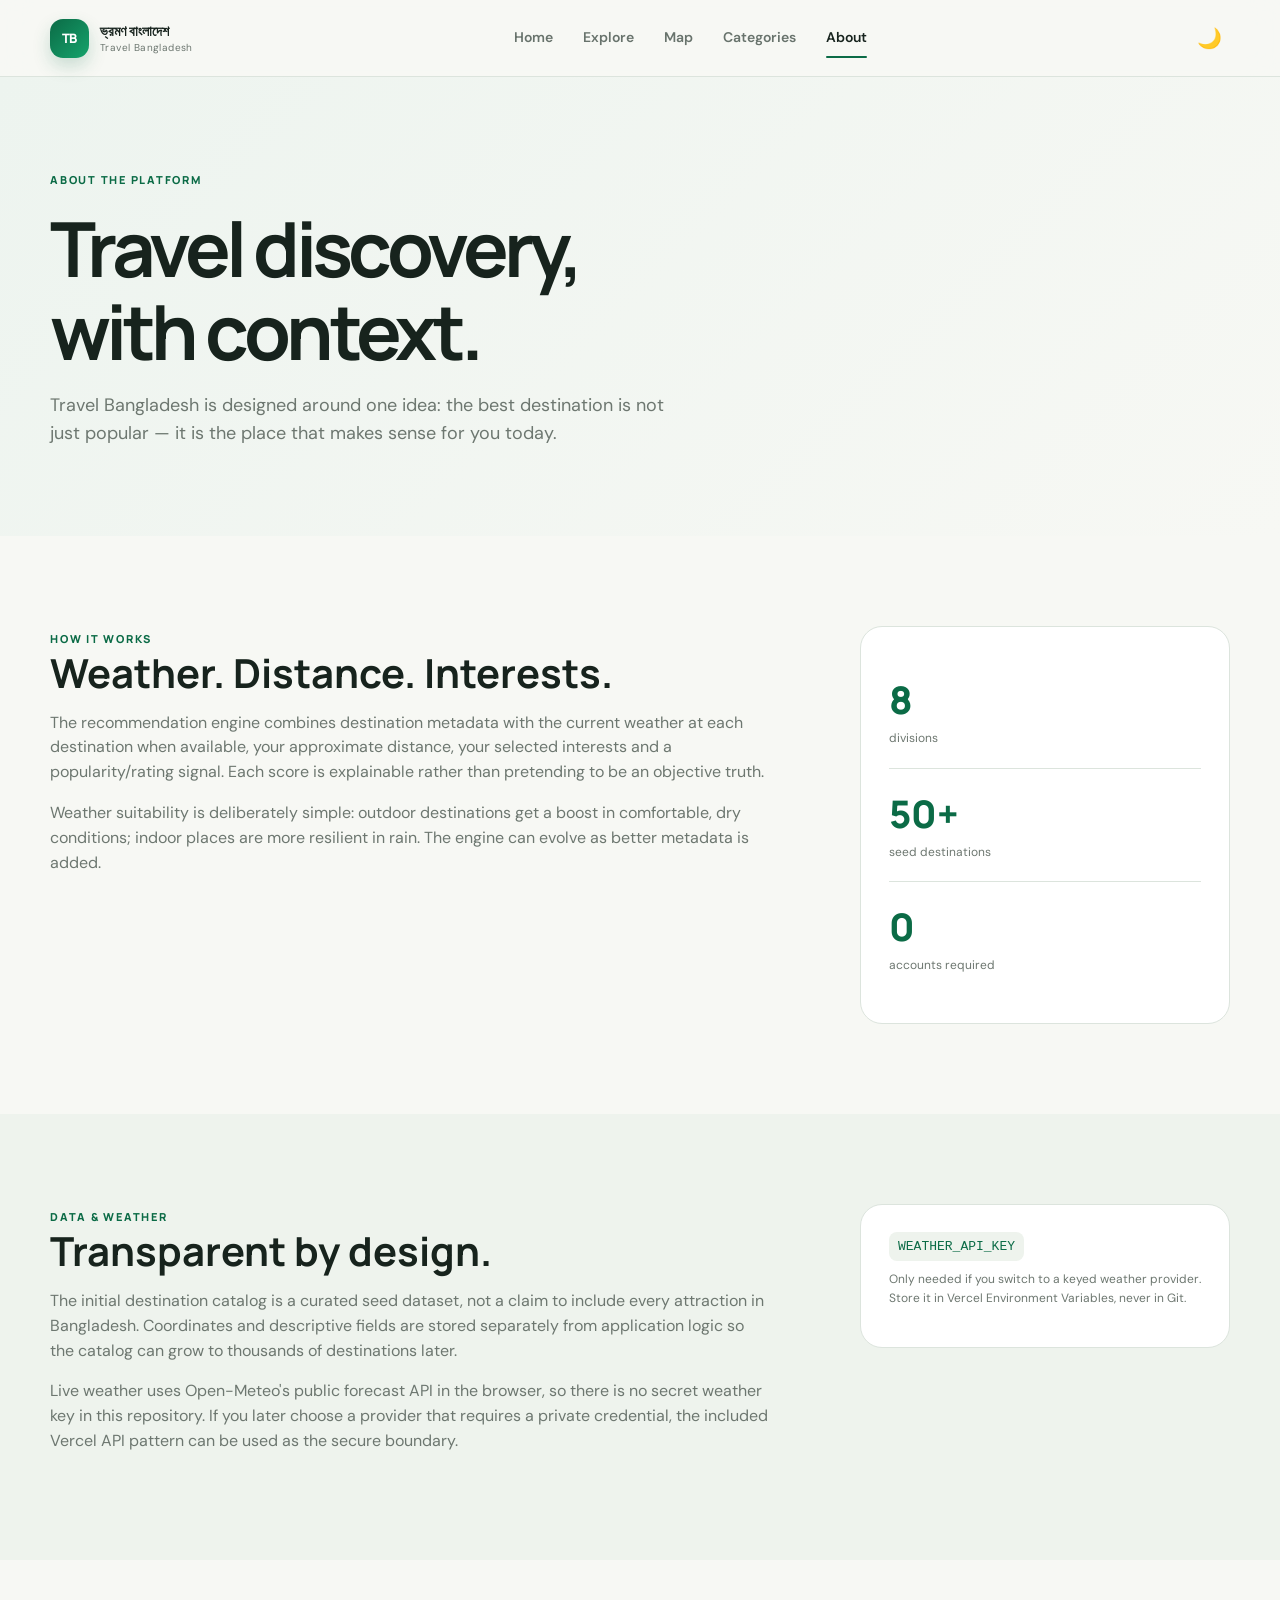
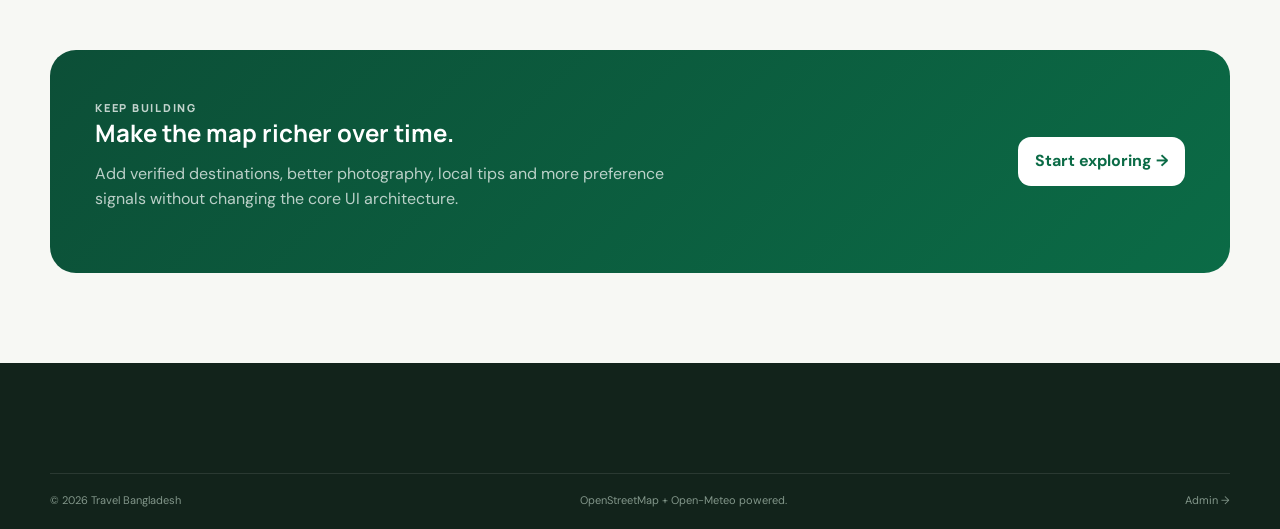
<file: about.html>
<!doctype html><html lang="en"><head><meta charset="utf-8"><meta name="viewport" content="width=device-width,initial-scale=1"><title>About — Travel Bangladesh</title><meta name="description" content="Learn how Travel Bangladesh combines destination metadata, weather and location to make travel discovery clearer."><link rel="stylesheet" href="css/style.css"><link rel="stylesheet" href="css/components.css"><link rel="stylesheet" href="css/responsive.css"><link rel="stylesheet" href="css/effects.css">
<script>(function(){const s=localStorage.getItem('theme');if(s)document.documentElement.dataset.theme=s;else if(window.matchMedia('(prefers-color-scheme:dark)').matches)document.documentElement.dataset.theme='dark'})()</script>
</head><body data-page="about"><header class="site-header"><div class="container nav-wrap"><a class="brand" href="index.html"><span class="brand-mark">TB</span><span><strong>ভ্রমণ বাংলাদেশ</strong><small>Travel Bangladesh</small></span></a><nav class="desktop-nav"><a href="index.html">Home</a><a href="explore.html">Explore</a><a href="map.html">Map</a><a href="index.html#categories">Categories</a><a class="active" href="about.html">About</a></nav><div class="header-actions"><button class="icon-btn theme-toggle" id="themeToggle" aria-label="Toggle theme"><span class="theme-icon-dark">🌙</span><span class="theme-icon-light">☀️</span></button><button class="icon-btn mobile-menu-btn" id="mobileMenuBtn">☰</button></div></div><div id="mobileMenu" class="mobile-menu" hidden><a href="index.html">Home</a><a href="explore.html">Explore</a><a href="map.html">Map</a><a href="index.html#categories">Categories</a><a href="about.html">About</a></div></header><main><section class="page-hero"><div class="container"><span class="eyebrow green">ABOUT THE PLATFORM</span><h1>Travel discovery,<br>with context.</h1><p>Travel Bangladesh is designed around one idea: the best destination is not just popular — it is the place that makes sense for you today.</p></div></section><section class="section"><div class="container prose-grid"><article><span class="eyebrow green">HOW IT WORKS</span><h2>Weather. Distance. Interests.</h2><p>The recommendation engine combines destination metadata with the current weather at each destination when available, your approximate distance, your selected interests and a popularity/rating signal. Each score is explainable rather than pretending to be an objective truth.</p><p>Weather suitability is deliberately simple: outdoor destinations get a boost in comfortable, dry conditions; indoor places are more resilient in rain. The engine can evolve as better metadata is added.</p></article><aside class="about-card"><div class="about-stat"><strong>8</strong><span>divisions</span></div><div class="about-stat"><strong>50+</strong><span>seed destinations</span></div><div class="about-stat"><strong>0</strong><span>accounts required</span></div></aside></div></section><section class="section soft" id="data"><div class="container prose-grid"><article><span class="eyebrow green">DATA & WEATHER</span><h2>Transparent by design.</h2><p>The initial destination catalog is a curated seed dataset, not a claim to include every attraction in Bangladesh. Coordinates and descriptive fields are stored separately from application logic so the catalog can grow to thousands of destinations later.</p><p>Live weather uses Open-Meteo's public forecast API in the browser, so there is no secret weather key in this repository. If you later choose a provider that requires a private credential, the included Vercel API pattern can be used as the secure boundary.</p></article><aside class="code-note"><code>WEATHER_API_KEY</code><p>Only needed if you switch to a keyed weather provider. Store it in Vercel Environment Variables, never in Git.</p></aside></div></section><section class="section" id="contact"><div class="container cta-card"><div><span class="eyebrow">KEEP BUILDING</span><h2>Make the map richer over time.</h2><p>Add verified destinations, better photography, local tips and more preference signals without changing the core UI architecture.</p></div><a class="btn btn-light" href="explore.html">Start exploring →</a></div></section></main><footer class="site-footer"><div class="container footer-bottom"><span>© 2026 Travel Bangladesh</span><span>OpenStreetMap + Open-Meteo powered.</span><a href="admin.html">Admin →</a></div></footer><script src="js/effects.js"></script><script type="module" src="js/app.js"></script></body></html>
</file>
<file: css/style.css>
@import url('https://fonts.googleapis.com/css2?family=DM+Sans:wght@400;500;600;700&family=Manrope:wght@500;600;700;800&display=swap');
:root{--primary:#0b6b46;--primary-2:#0f8a5b;--secondary:#2e91c8;--accent:#e8a83e;--bg:#f7f8f4;--surface:#fff;--surface-2:#eef3ed;--text:#17231d;--muted:#6d7770;--border:#dce4dd;--shadow:0 18px 45px rgba(21,49,37,.10);--radius:24px;--container:1180px;--header-bg:rgba(247,248,244,.9);--hero-bg:linear-gradient(135deg,#edf4ef,#f7f8f4);--accent-bg:#eaf3ee}
[data-theme="dark"]{--bg:#121412;--surface:#1c1f1d;--surface-2:#262a27;--text:#e8efe9;--muted:#98a69d;--border:#2f3631;--shadow:0 18px 45px rgba(0,0,0,.35);--header-bg:rgba(18,20,18,.9);--hero-bg:linear-gradient(135deg,#1c231f,#121412);--accent-bg:#232b26;--primary:#46c895;--primary-2:#57d4a3;--accent:#f0b34a}
*{box-sizing:border-box}html{scroll-behavior:smooth}body{margin:0;background:var(--bg);color:var(--text);font-family:'DM Sans',system-ui,sans-serif;line-height:1.55}body.modal-open{overflow:hidden}a{color:inherit;text-decoration:none}button,input,select{font:inherit}button{cursor:pointer}img{max-width:100%;display:block}.container{width:min(calc(100% - 40px),var(--container));margin:auto}.site-header{position:sticky;top:0;z-index:50;background:var(--header-bg);backdrop-filter:blur(16px);border-bottom:1px solid var(--border)}.nav-wrap{height:76px;display:flex;align-items:center;justify-content:space-between;gap:30px}.header-actions{display:flex;align-items:center;gap:12px}.theme-toggle{font-size:20px;padding:8px;border-radius:12px;background:var(--surface-2);color:var(--text);transition:.2s}.theme-toggle:hover{background:var(--border)}.theme-icon-light,[data-theme="dark"] .theme-icon-dark{display:none}[data-theme="dark"] .theme-icon-light{display:inline}.brand{display:flex;align-items:center;gap:11px}.brand-mark{width:39px;height:39px;border-radius:13px;background:linear-gradient(135deg,var(--primary),#16a36c);color:#fff;display:grid;place-items:center;font:800 13px Manrope;letter-spacing:-.04em;box-shadow:0 8px 18px rgba(11,107,70,.2)}.brand strong{display:block;font:800 14px Manrope}.brand small{display:block;color:var(--muted);font-size:10px;letter-spacing:.04em}.desktop-nav{display:flex;gap:30px;font-size:14px;font-weight:600}.desktop-nav a{color:#68736c;position:relative;padding:27px 0}.desktop-nav a:hover,.desktop-nav a.active{color:var(--text)}.desktop-nav a.active:after{content:'';position:absolute;left:0;right:0;bottom:18px;height:2px;border-radius:2px;background:var(--primary)}.mobile-menu-btn{display:none}.mobile-menu{display:none}.hero{min-height:690px;position:relative;display:flex;align-items:center;color:#fff;background-image:url('https://images.unsplash.com/photo-1500530855697-b586d89ba3ee?auto=format&fit=crop&w=2200&q=85');background-size:cover;background-position:center}.hero-overlay{position:absolute;inset:0;background:linear-gradient(90deg,rgba(7,30,20,.86),rgba(7,30,20,.35) 55%,rgba(7,30,20,.08))}.hero-content{position:relative;padding:90px 0 120px}.eyebrow{font:800 11px Manrope;letter-spacing:.16em;color:rgba(255,255,255,.75)}.eyebrow.green{color:var(--primary)}h1,h2,h3,h4{font-family:Manrope,system-ui,sans-serif;line-height:1.1;margin:0 0 14px}h1{font-size:clamp(48px,7vw,86px);letter-spacing:-.06em;max-width:800px}.hero h1 span{color:#d9f1e6}.hero p{font-size:19px;color:rgba(255,255,255,.84);max-width:610px;margin:0 0 30px}.hero-search{position:relative;width:min(720px,100%);display:flex;background:var(--surface);border-radius:17px;padding:6px;box-shadow:0 20px 50px rgba(0,0,0,.2)}.hero-search input{min-width:0;flex:1;border:0;outline:0;padding:15px 16px;background:transparent;color:var(--text)}.hero-actions{display:flex;gap:10px;margin-top:14px}.btn{border:0;border-radius:13px;padding:12px 17px;font-weight:700;display:inline-flex;align-items:center;justify-content:center;gap:9px;transition:.2s ease}.btn:hover{transform:translateY(-1px)}.btn-primary{background:var(--primary);color:#fff;box-shadow:0 8px 18px rgba(11,107,70,.18)}.btn-glass{background:rgba(255,255,255,.12);color:#fff;border:1px solid rgba(255,255,255,.24);backdrop-filter:blur(10px)}.btn-outline{background:transparent;border:1px solid var(--border);color:var(--text)}.btn-light{background:var(--surface);color:var(--primary)}.btn-card{width:100%;margin-top:15px;background:var(--surface-2);color:var(--primary);padding:10px}.text-link{color:var(--primary);font-weight:700;font-size:14px}.hero-scroll{position:absolute;bottom:26px;left:50%;transform:translateX(-50%);font-size:11px;letter-spacing:.12em;text-transform:uppercase;color:rgba(255,255,255,.65)}.hero-scroll span{margin-left:8px}.suggestions{position:absolute;top:calc(100% + 8px);left:0;right:0;background:var(--surface);color:var(--text);border-radius:16px;overflow:hidden;box-shadow:var(--shadow);z-index:20}.suggestions button{display:block;width:100%;text-align:left;border:0;background:var(--surface);padding:12px 16px}.suggestions button:hover{background:var(--surface-2)}.suggestions strong,.suggestions small{display:block}.suggestions small{color:var(--muted);margin-top:2px}.suggestion-empty{padding:15px;color:var(--muted)}.trust-strip{background:var(--surface);border-bottom:1px solid var(--border)}.trust-grid{display:grid;grid-template-columns:repeat(4,1fr);padding:25px 0}.trust-grid div{padding:0 22px;border-right:1px solid var(--border)}.trust-grid div:first-child{padding-left:0}.trust-grid div:last-child{border:0}.trust-grid strong,.trust-grid span{display:block}.trust-grid strong{font:800 25px Manrope}.trust-grid span{font-size:12px;color:var(--muted);margin-top:2px}.section{padding:90px 0}.section.soft{background:var(--surface-2)}.section-heading{display:flex;justify-content:space-between;align-items:end;gap:30px;margin-bottom:34px}.section-heading h2{font-size:clamp(30px,4vw,46px);letter-spacing:-.045em}.section-heading p{color:var(--muted);max-width:600px;margin:0}.centered{text-align:center;display:block}.centered p{margin:0 auto}.destination-grid{display:grid;grid-template-columns:repeat(4,1fr);gap:20px}.destination-card{background:var(--surface);border:1px solid var(--border);border-radius:20px;overflow:hidden;box-shadow:0 8px 25px rgba(24,48,38,.04);transition:.25s ease}.destination-card:hover{transform:translateY(-5px);box-shadow:var(--shadow)}.card-media{height:220px;position:relative;overflow:hidden}.card-image{width:100%;height:100%;object-fit:cover;transition:transform .5s ease}.destination-card:hover .card-image{transform:scale(1.04)}.category-badge{display:inline-flex;padding:6px 9px;border-radius:999px;background:rgba(255,255,255,.88);color:var(--primary);font-size:10px;font-weight:800;letter-spacing:.04em;position:absolute;left:13px;top:13px;backdrop-filter:blur(8px)}.favorite-btn{position:absolute;right:13px;top:13px;width:35px;height:35px;border-radius:50%;border:1px solid rgba(255,255,255,.5);background:rgba(255,255,255,.86);color:var(--primary);font-size:18px;backdrop-filter:blur(8px)}.favorite-btn.saved{background:var(--primary);color:#fff}.card-body{padding:17px}.card-kicker{display:flex;gap:8px;color:var(--muted);font-size:11px;margin-bottom:7px}.card-body h3{font-size:20px;letter-spacing:-.025em}.card-body p{font-size:13px;color:var(--muted);min-height:60px;margin:0}.card-meta{display:flex;justify-content:space-between;font-size:11px;color:var(--muted);margin-top:10px}.card-meta span:first-child{color:var(--accent);font-weight:700}.reason-row{display:flex;gap:5px;flex-wrap:wrap;margin-top:10px}.reason-row span{font-size:9px;background:var(--surface-2);border-radius:999px;padding:4px 6px;color:var(--primary);font-weight:700}.category-grid{display:grid;grid-template-columns:repeat(6,1fr);gap:12px}.category-card{background:var(--surface);border:1px solid var(--border);padding:20px;border-radius:18px;transition:.2s}.category-card:hover{border-color:#b8d3c5;transform:translateY(-3px)}.category-card span{font-size:25px;color:var(--primary)}.category-card strong,.category-card small{display:block}.category-card strong{font:700 14px Manrope;margin-top:11px}.category-card small{font-size:11px;color:var(--muted);margin-top:3px}.split-grid{display:grid;grid-template-columns:1.7fr .8fr;gap:22px}.map-card,.weather-panel{background:var(--surface);border:1px solid var(--border);border-radius:24px;overflow:hidden}.map-card-head{display:flex;align-items:center;justify-content:space-between;padding:25px 26px}.map-card-head h2{font-size:28px}.map{min-height:430px}.weather-panel{padding:30px;position:relative;overflow:hidden;background:linear-gradient(160deg,#0c4f37,#0b6b46);color:#fff}.weather-panel:before{content:'';position:absolute;width:180px;height:180px;border-radius:50%;background:rgba(232,168,62,.25);filter:blur(5px);right:-70px;top:-70px}.weather-panel .eyebrow{position:relative}.weather-empty{position:relative;margin-top:70px}.weather-symbol{font-size:58px;line-height:1;margin-bottom:20px}.weather-empty h3{font-size:28px}.weather-empty p,.weather-panel p{color:rgba(255,255,255,.7);font-size:13px}.weather-now{display:flex;align-items:center;gap:18px;margin-top:45px}.weather-now strong{display:block;font:800 64px Manrope;letter-spacing:-.06em}.weather-now span{display:block;color:rgba(255,255,255,.78)}.weather-stats{display:grid;grid-template-columns:repeat(3,1fr);gap:8px;margin:30px 0}.weather-stats span{background:rgba(255,255,255,.09);border-radius:12px;padding:10px;font-size:10px}.horizontal-grid{display:grid;grid-template-columns:repeat(3,1fr);gap:16px}.destination-card.compact{display:grid;grid-template-columns:150px 1fr}.destination-card.compact .card-media{height:100%;min-height:150px}.destination-card.compact .card-body p,.destination-card.compact .card-meta,.destination-card.compact .btn-card,.destination-card.compact .reason-row{display:none}.destination-card.compact .card-body{padding:15px}.destination-card.compact h3{font-size:16px}.empty-state{grid-column:1/-1;text-align:center;background:var(--surface);border:1px dashed var(--border);border-radius:22px;padding:45px}.empty-state>div{font-size:34px;color:var(--primary)}.empty-state h3{margin-top:12px}.empty-state p{color:var(--muted)}.empty-state.slim{text-align:left;padding:30px}.site-footer{background:#12231b;color:#d9e4dc;padding:65px 0 20px}.footer-grid{display:grid;grid-template-columns:2fr repeat(3,1fr);gap:45px}.footer-brand{color:#fff}.footer-grid p{max-width:360px;color:#9db0a5;font-size:13px}.footer-grid h4{font-size:13px;color:#fff}.footer-grid>div>a:not(.brand){display:block;color:#9db0a5;font-size:13px;margin:9px 0}.footer-bottom{display:flex;justify-content:space-between;border-top:1px solid rgba(255,255,255,.1);margin-top:45px;padding-top:18px;color:#82968a;font-size:11px}.toast{position:fixed;bottom:22px;left:50%;transform:translate(-50%,20px);background:#13271e;color:#fff;padding:11px 16px;border-radius:12px;opacity:0;pointer-events:none;transition:.25s;z-index:100}.toast.show{opacity:1;transform:translate(-50%,0)}.sr-only{position:absolute;width:1px;height:1px;padding:0;margin:-1px;overflow:hidden;clip:rect(0,0,0,0);white-space:nowrap;border:0}.page-hero{padding:90px 0 70px;background:var(--hero-bg)}.page-hero h1{font-size:clamp(45px,7vw,76px);margin-top:15px}.page-hero p{color:var(--muted);max-width:620px;font-size:18px}.page-hero.compact{padding-bottom:50px}.explore-shell{padding-top:40px}.explore-toolbar{display:grid;grid-template-columns:1fr auto 200px;gap:10px;margin-bottom:24px}.search-field{display:flex;align-items:center;gap:10px;background:var(--surface);border:1px solid var(--border);border-radius:13px;padding:0 14px}.search-field input{border:0;outline:0;background:transparent;flex:1;padding:13px 0}.filter-layout{display:grid;grid-template-columns:230px 1fr;gap:25px}.filter-panel{background:var(--surface);border:1px solid var(--border);border-radius:18px;padding:18px;height:max-content;position:sticky;top:100px}.filter-head{display:flex;justify-content:space-between;align-items:center;margin-bottom:15px}.filter-head h3{font-size:18px}.filter-panel label{display:block;font-size:11px;font-weight:700;margin:14px 0}.filter-panel select{width:100%;margin-top:7px;border:1px solid var(--border);background:var(--surface);border-radius:10px;padding:10px;font-size:12px}.check-row{display:flex!important;align-items:center;gap:8px}.check-row input{accent-color:var(--primary)}.full{width:100%}.location-note{font-size:10px;color:var(--muted);margin-top:9px}.results-meta{display:flex;justify-content:space-between;margin:0 0 18px;font-size:12px;color:var(--muted)}.results-meta strong{color:var(--text)}.pagination{display:flex;justify-content:center;gap:6px;margin-top:28px}.page-btn{border:1px solid var(--border);background:var(--surface);border-radius:9px;padding:8px 11px}.page-btn.active{background:var(--primary);color:#fff}.filter-toggle{display:none}.map-page{padding-bottom:60px}.map-toolbar{display:grid;grid-template-columns:1fr auto auto;gap:10px;margin-bottom:14px}.map-full-wrap{position:relative}.map-full{min-height:680px;border-radius:22px;overflow:hidden;border:1px solid var(--border)}.map-legend{position:absolute;z-index:400;right:25px;bottom:25px;background:var(--surface);border:1px solid var(--border);border-radius:13px;padding:12px 14px;box-shadow:var(--shadow);font-size:11px;display:flex;gap:12px;align-items:center}.map-legend strong{font-size:11px}.dot{width:9px;height:9px;border-radius:50%;display:inline-block;margin-right:3px}.green-dot{background:#16a36c}.blue-dot{background:#3aa0e8}.map-popup strong,.map-popup span{display:block}.map-popup span{font-size:11px;color:var(--muted);margin:3px 0 8px}.popup-btn{border:0;background:var(--primary);color:#fff;border-radius:8px;padding:7px 9px;font-size:11px}.prose-grid{display:grid;grid-template-columns:1.6fr .8fr;gap:70px;align-items:start}.prose-grid h2{font-size:40px}.prose-grid p{color:var(--muted);max-width:720px}.about-card,.code-note{background:var(--surface);border:1px solid var(--border);border-radius:22px;padding:28px}.about-stat{padding:18px 0;border-bottom:1px solid var(--border)}.about-stat:last-child{border:0}.about-stat strong{font:800 38px Manrope;display:block;color:var(--primary)}.about-stat span{font-size:12px;color:var(--muted)}.code-note code{background:var(--surface-2);color:var(--primary);padding:7px 9px;border-radius:8px}.code-note p{font-size:12px}.cta-card{background:linear-gradient(135deg,#0c4f37,#0b6b46);color:#fff;border-radius:26px;padding:45px;display:flex;justify-content:space-between;align-items:center;gap:30px}.cta-card p{color:rgba(255,255,255,.72);max-width:600px}.modal-backdrop{position:fixed;inset:0;background:rgba(9,23,16,.65);backdrop-filter:blur(8px);z-index:100;display:grid;place-items:center;padding:25px}.detail-modal{width:min(1000px,100%);max-height:90vh;overflow:auto;background:var(--bg);border-radius:25px;position:relative;box-shadow:0 30px 80px rgba(0,0,0,.25)}.modal-close{position:absolute;right:16px;top:16px;z-index:3;width:38px;height:38px;border:0;border-radius:50%;background:rgba(255,255,255,.9);font-size:25px}.detail-hero{height:330px;position:relative;color:#fff;overflow:hidden}.detail-hero:after{content:'';position:absolute;inset:0;background:linear-gradient(0deg,rgba(7,25,18,.85),transparent 65%)}.detail-hero .card-image{position:absolute}.detail-hero-copy{position:absolute;z-index:2;left:30px;bottom:28px}.detail-hero-copy h2{font-size:42px;max-width:700px}.detail-hero-copy p{margin:0;color:rgba(255,255,255,.78)}.detail-content{padding:28px;display:grid;grid-template-columns:1.25fr .75fr;gap:25px}.detail-content aside{position:sticky;top:0;height:max-content}.detail-map{min-height:330px;border-radius:18px;overflow:hidden;margin-bottom:10px}.detail-weather{background:var(--accent-bg);border-radius:17px;padding:15px;display:flex;align-items:center;gap:13px;margin-bottom:20px}.detail-weather strong{font:800 25px Manrope;display:block}.detail-weather span,.detail-weather small{display:block;font-size:11px;color:var(--muted)}.detail-weather-icon{font-size:34px}.score-pill{margin-left:auto;background:var(--primary);color:#fff!important;padding:7px 9px;border-radius:999px;font-weight:800}.lead{font-size:16px;color:var(--muted)}.detail-tags{display:flex;flex-wrap:wrap;gap:6px;margin:20px 0}.detail-tags span{font-size:11px;color:var(--primary);background:var(--accent-bg);border-radius:999px;padding:6px 8px}.detail-facts{display:grid;grid-template-columns:repeat(3,1fr);gap:8px;margin:25px 0}.detail-facts div{background:var(--surface);border:1px solid var(--border);padding:12px;border-radius:12px}.detail-facts span,.detail-facts strong{display:block}.detail-facts span{font-size:9px;color:var(--muted)}.detail-facts strong{font-size:11px;margin-top:4px}.mini-grid{display:grid;grid-template-columns:1fr;gap:10px}.skeleton{background:linear-gradient(90deg,#dfe8e1,#f5f7f5,#dfe8e1);background-size:200% 100%;animation:shine 1.4s infinite;border-radius:10px}.skeleton.line{height:14px;width:60%;margin:7px}.skeleton.line.short{width:35%}.skeleton-card{height:400px;border-radius:20px;background:linear-gradient(90deg,#e1e9e3,#f4f7f4,#e1e9e3);background-size:200% 100%;animation:shine 1.4s infinite}[data-theme="dark"] .btn-primary,[data-theme="dark"] .favorite-btn.saved,[data-theme="dark"] .page-btn.active,[data-theme="dark"] .popup-btn{color:#0c231a}[data-theme="dark"] .score-pill{color:#0c231a!important}[data-theme="dark"] .brand-mark,[data-theme="dark"] .back-to-top{background:linear-gradient(135deg,#0f8a5b,#16a36c)}[data-theme="dark"] .skeleton,[data-theme="dark"] .skeleton-card{background:linear-gradient(90deg,#222926,#2c352e,#222926);background-size:200% 100%}[data-theme="dark"] .category-badge,[data-theme="dark"] .favorite-btn{background:rgba(18,20,18,.78);color:#46c895}[data-theme="dark"] .modal-close{background:rgba(18,20,18,.85);color:#e8efe9}@keyframes shine{to{background-position:-200% 0}}
</file>
<file: css/components.css>
.leaflet-control-zoom a{color:#173b2a!important}.leaflet-popup-content-wrapper{border-radius:13px}.leaflet-popup-content{margin:12px}.leaflet-container{font-family:'DM Sans',sans-serif}.icon-btn{border:0;background:transparent}.mobile-menu a{padding:14px 20px;border-top:1px solid var(--border);font-weight:700;font-size:13px}.mobile-menu a:hover{background:var(--surface-2)}
</file>
<file: css/responsive.css>
@media(max-width:1050px){.destination-grid{grid-template-columns:repeat(3,1fr)}.category-grid{grid-template-columns:repeat(4,1fr)}.split-grid{grid-template-columns:1fr}.footer-grid{grid-template-columns:1.5fr repeat(3,1fr)}}
@media(max-width:800px){.container{width:min(calc(100% - 28px),var(--container))}.desktop-nav{display:none}.mobile-menu-btn{display:block;font-size:24px}.mobile-menu{display:flex;flex-direction:column;background:var(--surface)}.mobile-menu[hidden]{display:none}.hero{min-height:650px;background-position:60% center}.hero-content{padding:80px 0 110px}.hero p{font-size:16px}.hero-search{display:block;background:transparent;padding:0;box-shadow:none}.hero-search input{width:100%;background:var(--surface);border-radius:13px;padding:15px}.hero-search .btn{width:100%;margin-top:8px}.hero-actions{flex-direction:column}.hero-actions .btn{width:100%}.trust-grid{grid-template-columns:repeat(2,1fr);gap:18px}.trust-grid div{border:0;padding:0}.section{padding:65px 0}.section-heading{display:block}.section-heading .text-link{display:inline-block;margin-top:12px}.destination-grid{grid-template-columns:repeat(2,1fr)}.category-grid{grid-template-columns:repeat(3,1fr)}.horizontal-grid{grid-template-columns:1fr}.filter-layout{grid-template-columns:1fr}.filter-panel{display:none;position:static}.filter-panel.open{display:block}.filter-toggle{display:inline-flex}.explore-toolbar{grid-template-columns:1fr auto auto}.map-toolbar{grid-template-columns:1fr auto}.map-toolbar .btn-outline{display:none}.map-full{min-height:560px}.map-legend{left:20px;right:auto;bottom:20px}.prose-grid{grid-template-columns:1fr;gap:30px}.cta-card{display:block;padding:32px}.cta-card .btn{margin-top:15px}.detail-content{grid-template-columns:1fr}.detail-content aside{position:static}.detail-hero{height:280px}.detail-hero-copy h2{font-size:32px}.detail-facts{grid-template-columns:1fr}.destination-card.compact{grid-template-columns:120px 1fr}}
@media(max-width:520px){h1{font-size:48px}.destination-grid{grid-template-columns:1fr}.category-grid{grid-template-columns:repeat(2,1fr)}.trust-grid strong{font-size:21px}.card-media{height:230px}.explore-toolbar{grid-template-columns:1fr auto}.explore-toolbar select{grid-column:1/-1}.results-meta{display:block}.results-meta span{display:block;margin-top:4px}.map-toolbar{grid-template-columns:1fr}.map-toolbar .btn-primary{width:100%}.map-full{min-height:520px}.detail-modal{max-height:94vh;border-radius:20px}.detail-hero{height:240px}.detail-content{padding:18px}.detail-hero-copy{left:20px;bottom:20px}.detail-hero-copy h2{font-size:27px}.footer-grid{grid-template-columns:1fr 1fr;gap:25px}.footer-grid>div:first-child{grid-column:1/-1}.footer-bottom{display:block}.footer-bottom span,.footer-bottom a{display:block;margin-top:7px}}
@media(prefers-reduced-motion:reduce){*,*::before,*::after{scroll-behavior:auto!important;transition:none!important;animation:none!important}}
</file>
<file: css/effects.css>
.site-header{transition:box-shadow .3s ease,background .3s ease}.site-header.scrolled{background:var(--header-bg);box-shadow:var(--shadow)}
.back-to-top{position:fixed;right:20px;bottom:22px;z-index:60;width:46px;height:46px;border-radius:50%;border:1px solid rgba(255,255,255,.4);background:linear-gradient(135deg,var(--primary),#16a36c);color:#fff;font-size:19px;box-shadow:0 10px 25px rgba(11,107,70,.35);opacity:0;visibility:hidden;transform:translateY(14px);transition:.3s ease}.back-to-top.show{opacity:1;visibility:visible;transform:none}.back-to-top:hover{transform:translateY(-3px)}
.fx{opacity:0;transform:translateY(26px);transition:opacity .7s ease,transform .7s cubic-bezier(.2,.7,.2,1)}.fx.fx-in{opacity:1;transform:none}
.fx-card{opacity:0;animation:cardIn .6s cubic-bezier(.2,.7,.2,1) forwards;animation-delay:calc(var(--i,0)*60ms)}
@keyframes cardIn{from{opacity:0;transform:translateY(24px) scale(.97)}to{opacity:1;transform:none}}
.destination-card{will-change:transform;transform:perspective(1000px) rotateX(var(--rx,0deg)) rotateY(var(--ry,0deg)) translateY(var(--ty,0))}.destination-card:hover{transform:perspective(1000px) rotateX(var(--rx,0deg)) rotateY(var(--ry,0deg)) translateY(-7px)}
.card-media::after{content:'';position:absolute;inset:0;background:linear-gradient(115deg,transparent 35%,rgba(255,255,255,.35) 50%,transparent 65%);background-size:250% 100%;background-position:120% 0;transition:background-position .8s ease;opacity:0}.destination-card:hover .card-media::after{opacity:1;background-position:-120% 0}.card-media img{filter:saturate(.92);transition:transform .6s ease,filter .6s ease}.destination-card:hover .card-media img{filter:saturate(1.08)}
.hero{background-attachment:fixed}.hero-overlay::after{content:'';position:absolute;inset:0;background:linear-gradient(115deg,transparent 30%,rgba(255,255,255,.09) 50%,transparent 70%);background-size:220% 100%;animation:heroSheen 10s linear infinite}.hero h1 span{background:linear-gradient(90deg,#d9f1e6,#fff,#f4d9a2,#d9f1e6);background-size:200% auto;-webkit-background-clip:text;background-clip:text;color:transparent;animation:textShimmer 7s linear infinite}
@keyframes heroSheen{from{background-position:220% 0}to{background-position:-220% 0}}@keyframes textShimmer{to{background-position:-200% center}}
.fx-float{position:absolute;border-radius:50%;background:rgba(255,255,255,.22);pointer-events:none;animation:floatY 9s ease-in-out infinite}
@keyframes floatY{0%,100%{transform:translateY(0)}50%{transform:translateY(-26px)}}
.trust-grid strong{display:inline-block}.trust-grid strong.counted{animation:popIn .5s cubic-bezier(.2,.7,.2,1)}
@keyframes popIn{0%{transform:scale(.6);opacity:0}100%{transform:scale(1);opacity:1}}
.map{transition:box-shadow .3s ease}.map:hover{box-shadow:0 22px 50px rgba(21,49,37,.12)}
.category-card{transition:transform .25s ease,box-shadow .25s ease,border-color .25s ease}.category-card:hover{transform:translateY(-5px) rotate(-1deg);box-shadow:var(--shadow)}
.section-heading h2{background:linear-gradient(90deg,var(--text),var(--primary));-webkit-background-clip:text;background-clip:text;color:transparent}
@media(prefers-reduced-motion:reduce){.fx{opacity:1;transform:none}.fx-card{opacity:1;animation:none}.hero-overlay::after,.hero h1 span{animation:none}.fx-float{display:none}.destination-card{transform:none}.section-heading h2{background:none;color:var(--text)}}
</file>
